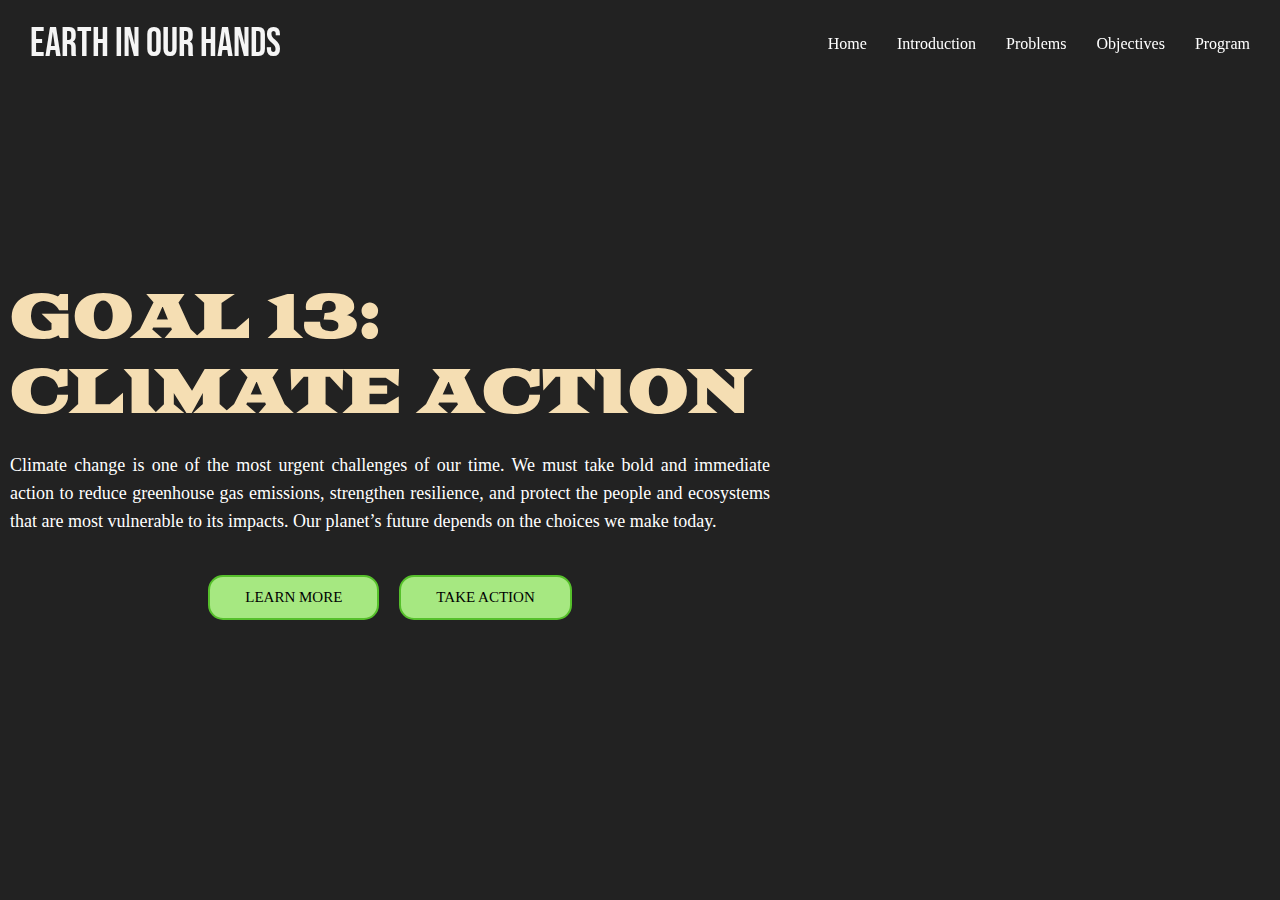
<file: index.html>
<!DOCTYPE html>
<html lang="en">
  <head>
    <meta charset="UTF-8" />
    <meta name="viewport" content="width=device-width, initial-scale=1.0" />
    <title>Earth in Our Hands</title>
    <link rel="preconnect" href="https://fonts.googleapis.com" />
    <link rel="preconnect" href="https://fonts.gstatic.com" crossorigin />
    <link
      href="https://fonts.googleapis.com/css2?family=Bebas+Neue&family=Goblin+One&family=Josefin+Sans:ital,wght@0,100..700;1,100..700&family=Miniver&family=Momo+Trust+Display&family=Noto+Sans+KR:wght@100&family=Permanent+Marker&family=Playfair+Display:ital,wght@0,400..900;1,400..900&family=Poppins:ital,wght@0,100;0,200;0,300;0,400;0,500;0,600;0,700;0,800;0,900;1,100;1,200;1,300;1,400;1,500;1,600;1,700;1,800;1,900&family=Red+Hat+Display:ital@0;1&family=Rubik+80s+Fade&display=swap"
      rel="stylesheet"
    />
    <link rel="stylesheet" href="style.css" />
  </head>
  <body>
    <!-- HEADER -->
    <section>
      <header id="navbar">
        <div class="container header-inner">
          <div class="logo">EARTH IN OUR HANDS</div>

          <!-- HAMBURGER -->
          <div class="hamburger" id="hamburger">
            <span></span>
            <span></span>
            <span></span>
          </div>

          <!-- NAVIGATION -->
          <nav id="nav-menu">
            <a href="#" class="active">Home</a>
            <a href="intro.html">Introduction</a>
            <a href="problems.html">Problems</a>
            <a href="objectives.html">Objectives</a>
            <a href="program.html">Program</a>
          </nav>
        </div>
      </header>
    </section>

    <section class="hero fade-in">
      <div class="overlay"></div>
      <div class="content">
        <h1>GOAL 13: CLIMATE ACTION</h1>
        <p>
        Climate change is one of the most urgent challenges of our time. We
          must take bold and immediate action to reduce greenhouse gas
          emissions, strengthen resilience, and protect the people and
          ecosystems that are most vulnerable to its impacts. Our planet’s
          future depends on the choices we make today.
        </p>

        <div class="buttons">
          <a href="intro.html" class="btn">LEARN MORE</a>
          <a href="#" class="btn btn-outline">TAKE ACTION</a>
        </div>
      </div>
    </section>
  </body>
</html>
</file>
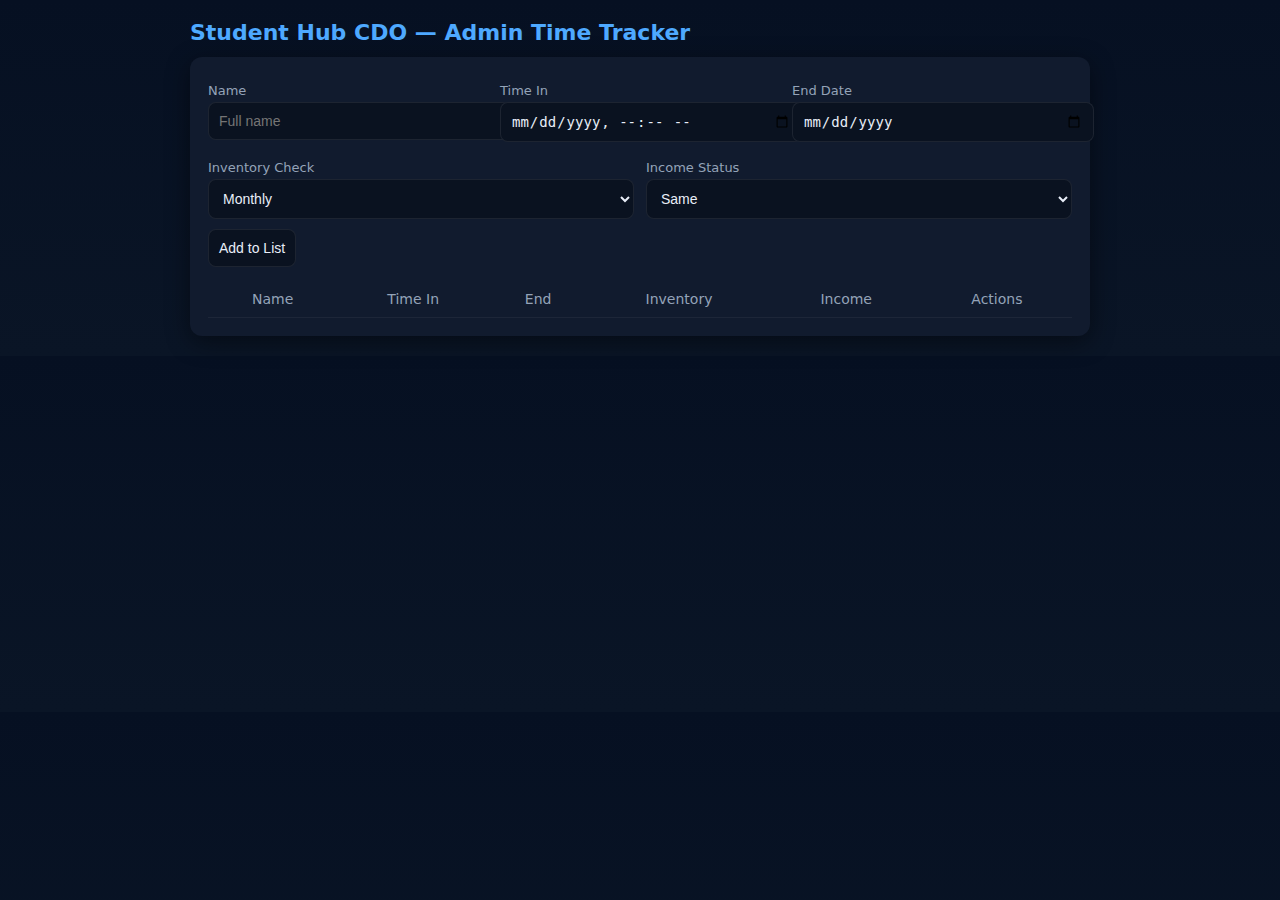
<file: dkhf/index.html>
<!DOCTYPE html>
<html lang="en">
  <head>
    <meta charset="utf-8" />
    <meta name="viewport" content="width=device-width,initial-scale=1" />
    <title>Student Hub CDO — Admin Tracker</title>
    <style>
      :root {
        --bg: #0e1625;
        --card: #111b2e;
        --accent: #4ea9ff;
        --success: #34d399;
        --danger: #ef4444;
        --muted: #94a3b8;
      }
      body {
        margin: 0;
        padding: 20px;
        font-family: Inter, system-ui;
        background: linear-gradient(180deg, #061022, #0a1526);
        color: #e8eef8;
      }
      h1 {
        font-size: 22px;
        margin: 0 0 12px;
        font-weight: 600;
        color: #4ea9ff;
      }
      .wrap {
        max-width: 900px;
        margin: auto;
      }
      .card {
        background: var(--card);
        padding: 18px;
        border-radius: 12px;
        box-shadow: 0 6px 24px rgba(0, 0, 0, 0.45);
      }
      label {
        display: block;
        font-size: 13px;
        color: var(--muted);
        margin-bottom: 4px;
        margin-top: 8px;
      }
      input,
      select,
      button {
        padding: 10px;
        border-radius: 8px;
        border: 1px solid rgba(255, 255, 255, 0.08);
        background: #0a1220;
        color: #e8eef8;
        width: 100%;
        font-size: 14px;
      }
      button {
        cursor: pointer;
        width: auto;
      }
      .row {
        display: flex;
        gap: 12px;
        flex-wrap: wrap;
        margin-bottom: 10px;
      }
      .col {
        flex: 1;
        min-width: 200px;
      }
      table {
        width: 100%;
        border-collapse: collapse;
        margin-top: 14px;
      }
      th,
      td {
        padding: 10px;
        border-bottom: 1px solid rgba(255, 255, 255, 0.05);
        font-size: 14px;
      }
      th {
        color: var(--muted);
        font-weight: 500;
      }
      .btn-small {
        padding: 6px 10px;
        font-size: 12px;
      }
      .btn-danger {
        background: var(--danger);
      }
      .btn-accent {
        background: var(--accent);
      }
      .btn-edit {
        background: #f59e0b;
      }
    </style>
  </head>
  <body>
    <div class="wrap">
      <h1>Student Hub CDO — Admin Time Tracker</h1>
      <div class="card">
        <form id="trackerForm">
          <div class="row">
            <div class="col">
              <label>Name</label>
              <input id="name" placeholder="Full name" required />
            </div>
            <div class="col">
              <label>Time In</label>
              <input id="timeIn" type="datetime-local" required />
            </div>
            <div class="col">
              <label>End Date</label>
              <input id="endDate" type="date" required />
            </div>
          </div>

          <div class="row">
            <div class="col">
              <label>Inventory Check</label>
              <select id="inventory">
                <option value="monthly">Monthly</option>
                <option value="weekly">Weekly</option>
              </select>
            </div>
            <div class="col">
              <label>Income Status</label>
              <select id="income">
                <option value="same">Same</option>
                <option value="increased">Increased</option>
                <option value="decreased">Decreased</option>
              </select>
            </div>
          </div>

          <button type="submit">Add to List</button>
        </form>

        <table id="dataTable">
          <thead>
            <tr>
              <th>Name</th>
              <th>Time In</th>
              <th>End</th>
              <th>Inventory</th>
              <th>Income</th>
              <th>Actions</th>
            </tr>
          </thead>
          <tbody></tbody>
        </table>
      </div>
    </div>

    <script>
      let entries = [];
      let editingIndex = -1;

      function render() {
        const tbody = document.querySelector("#dataTable tbody");
        tbody.innerHTML = "";
        entries.forEach((e, i) => {
          const tr = document.createElement("tr");
          tr.innerHTML = `
      <td>${e.name}</td>
      <td>${new Date(e.timeIn).toLocaleString()}</td>
      <td>${e.endDate}</td>
      <td>${e.inventory}</td>
      <td>${e.income}</td>
      <td>
        <button class="btn-small btn-edit" onclick="editItem(${i})">Edit</button>
        <button class="btn-small btn-danger" onclick="deleteItem(${i})">Delete</button>
      </td>
    `;
          tbody.appendChild(tr);
        });
      }

      trackerForm.addEventListener("submit", (e) => {
        e.preventDefault();
        const name = document.getElementById("name").value;
        const timeIn = document.getElementById("timeIn").value;
        const endDate = document.getElementById("endDate").value;
        const inventory = document.getElementById("inventory").value;
        const income = document.getElementById("income").value;

        const data = { name, timeIn, endDate, inventory, income };

        if (editingIndex >= 0) {
          entries[editingIndex] = data;
          editingIndex = -1;
        } else {
          entries.push(data);
        }
        trackerForm.reset();
        render();
      });

      function deleteItem(i) {
        entries.splice(i, 1);
        render();
      }

      function editItem(i) {
        const e = entries[i];
        editingIndex = i;
        document.getElementById("name").value = e.name;
        document.getElementById("timeIn").value = e.timeIn;
        document.getElementById("endDate").value = e.endDate;
        document.getElementById("inventory").value = e.inventory;
        document.getElementById("income").value = e.income;
      }
    </script>
  </body>
</html>
</file>
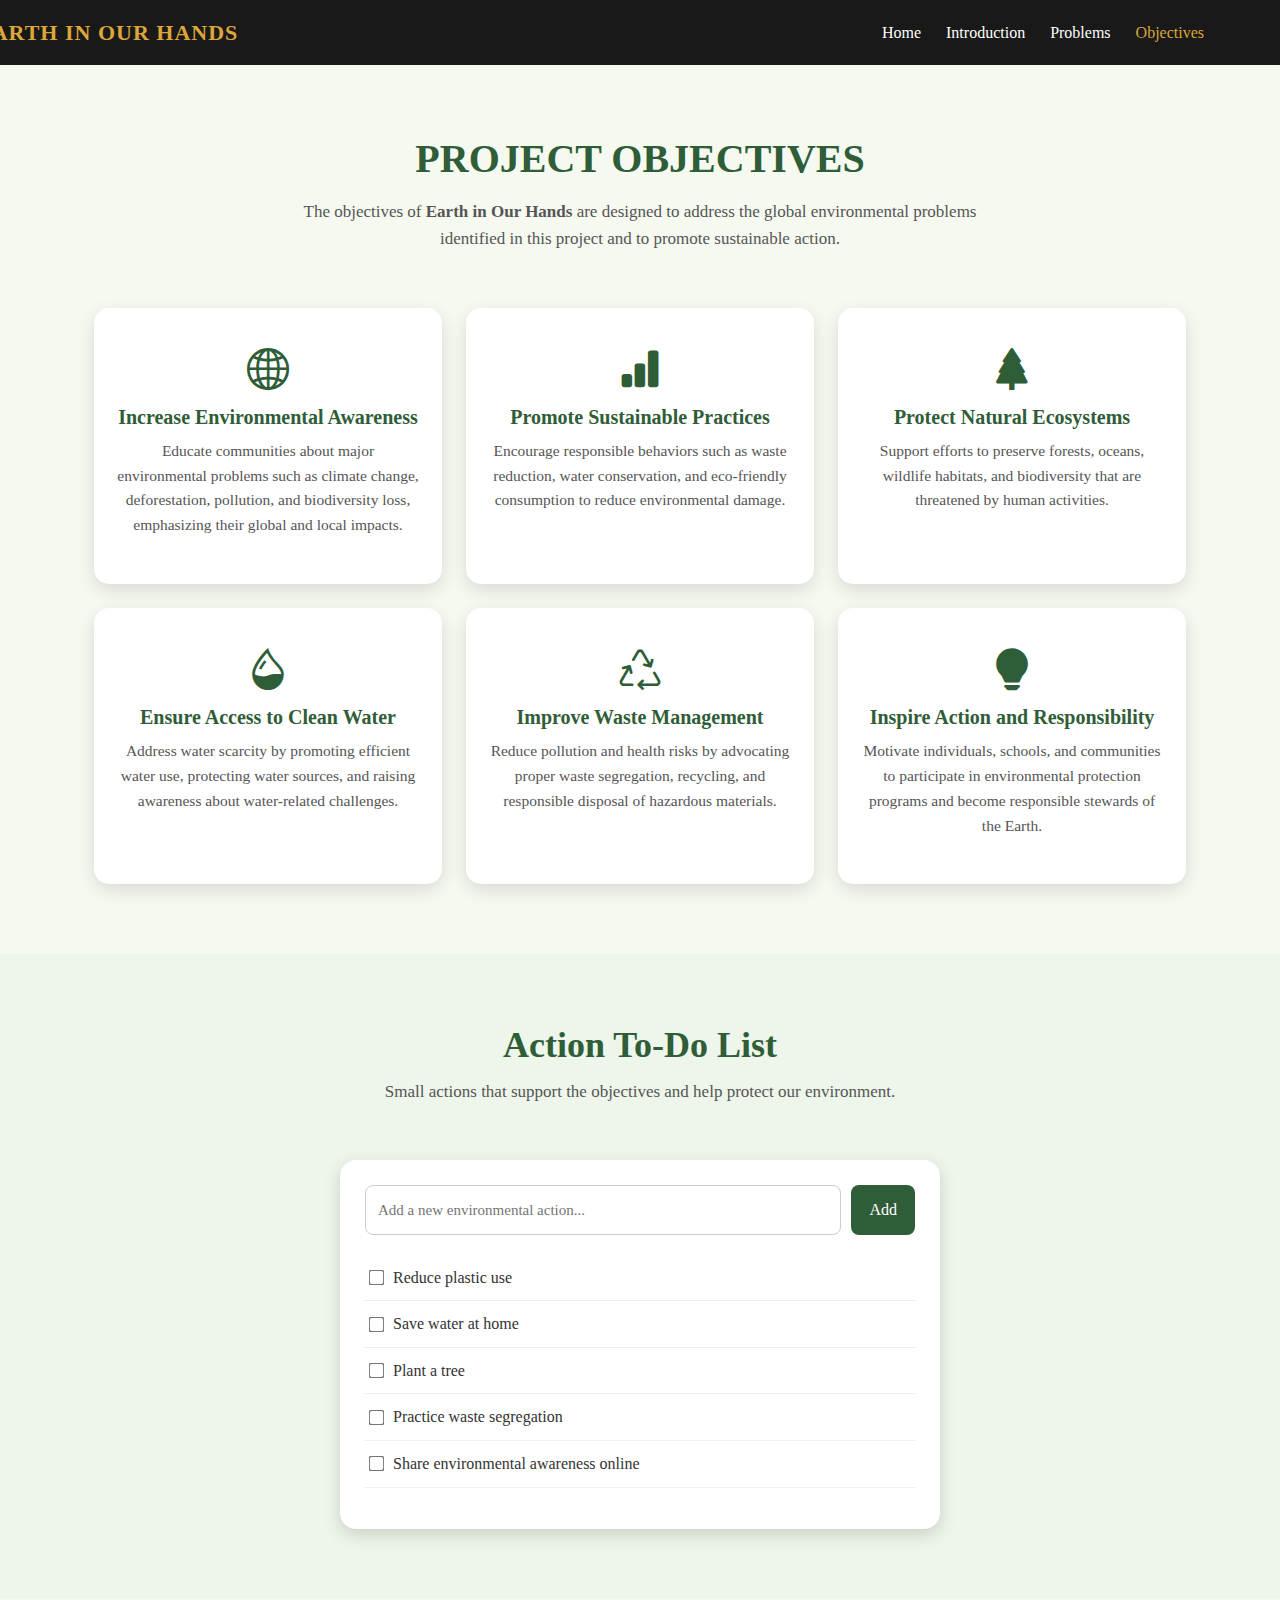
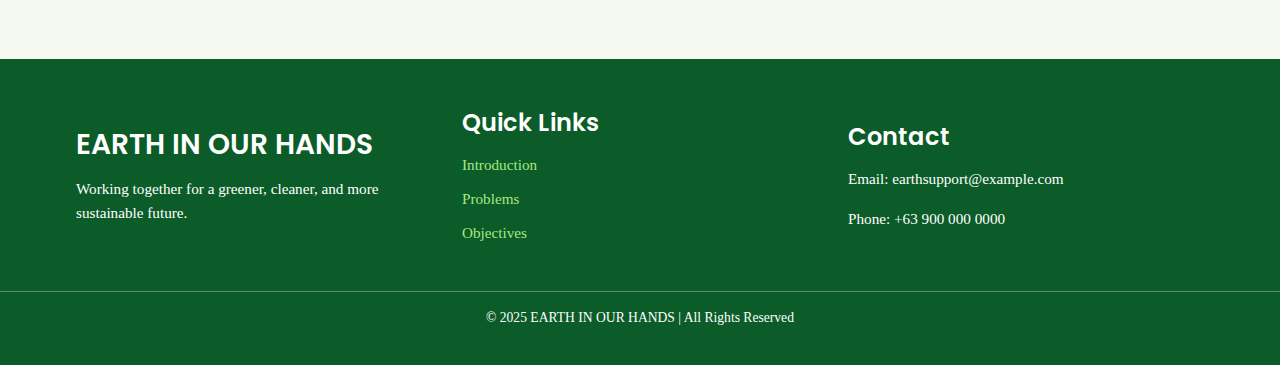
<file: objectives.html>
<!DOCTYPE html>
<html lang="en">
  <head>
    <meta charset="UTF-8" />
    <meta name="viewport" content="width=device-width, initial-scale=1.0" />
    <title>EARTH IN OUR HANDS – Objectives</title>

    <!-- GOOGLE FONTS -->
    <link rel="preconnect" href="https://fonts.googleapis.com" />
    <link rel="preconnect" href="https://fonts.gstatic.com" crossorigin />
    <link
      href="https://fonts.googleapis.com/css2?family=Poppins:wght@300;400;500;600;700&display=swap"
      rel="stylesheet"
    />

    <!-- BOOTSTRAP ICONS -->
    <link
      rel="stylesheet"
      href="https://cdn.jsdelivr.net/npm/bootstrap-icons@1.11.1/font/bootstrap-icons.css"
    />

    <!-- BOOTSTRAP -->
    <link
      href="https://cdn.jsdelivr.net/npm/bootstrap@5.3.3/dist/css/bootstrap.min.css"
      rel="stylesheet"
    />

    <!-- CUSTOM CSS -->
    <link rel="stylesheet" href="objectives.css" />
  </head>

  <body>
    <!-- HEADER -->
    <header id="navbar">
      <div class="container header-inner">
        <div class="logo">EARTH IN OUR HANDS</div>
        <nav id="nav-menu">
          <a href="index.html">Home</a>
          <a href="intro.html">Introduction</a>
          <a href="problem.html">Problems</a>
          <a href="objectives.html" class="active">Objectives</a>
        </nav>
      </div>
    </header>

    <!-- OBJECTIVES SECTION -->
    <section id="objectives-section">
      <h1>PROJECT OBJECTIVES</h1>
      <p class="section-desc">
        The objectives of <strong>Earth in Our Hands</strong> are designed to
        address the global environmental problems identified in this project and
        to promote sustainable action.
      </p>

      <div class="container">
        <div class="row g-4">
          <!-- OBJECTIVE 1 -->
          <div class="col-md-6 col-lg-4">
            <div class="objective-card">
              <i class="bi bi-globe2"></i>
              <h5>Increase Environmental Awareness</h5>
              <p>
                Educate communities about major environmental problems such as
                climate change, deforestation, pollution, and biodiversity loss,
                emphasizing their global and local impacts.
              </p>
            </div>
          </div>

          <!-- OBJECTIVE 2 -->
          <div class="col-md-6 col-lg-4">
            <div class="objective-card">
              <i class="bi bi-bar-chart-fill"></i>
              <h5>Promote Sustainable Practices</h5>
              <p>
                Encourage responsible behaviors such as waste reduction, water
                conservation, and eco-friendly consumption to reduce
                environmental damage.
              </p>
            </div>
          </div>

          <!-- OBJECTIVE 3 -->
          <div class="col-md-6 col-lg-4">
            <div class="objective-card">
              <i class="bi bi-tree-fill"></i>
              <h5>Protect Natural Ecosystems</h5>
              <p>
                Support efforts to preserve forests, oceans, wildlife habitats,
                and biodiversity that are threatened by human activities.
              </p>
            </div>
          </div>

          <!-- OBJECTIVE 4 -->
          <div class="col-md-6 col-lg-4">
            <div class="objective-card">
              <i class="bi bi-droplet-half"></i>
              <h5>Ensure Access to Clean Water</h5>
              <p>
                Address water scarcity by promoting efficient water use,
                protecting water sources, and raising awareness about
                water-related challenges.
              </p>
            </div>
          </div>

          <!-- OBJECTIVE 5 -->
          <div class="col-md-6 col-lg-4">
            <div class="objective-card">
              <i class="bi bi-recycle"></i>
              <h5>Improve Waste Management</h5>
              <p>
                Reduce pollution and health risks by advocating proper waste
                segregation, recycling, and responsible disposal of hazardous
                materials.
              </p>
            </div>
          </div>

          <!-- OBJECTIVE 6 -->
          <div class="col-md-6 col-lg-4">
            <div class="objective-card">
              <i class="bi bi-lightbulb-fill"></i>
              <h5>Inspire Action and Responsibility</h5>
              <p>
                Motivate individuals, schools, and communities to participate in
                environmental protection programs and become responsible
                stewards of the Earth.
              </p>
            </div>
          </div>
        </div>
      </div>
    </section>

    <!-- TODO LIST SECTION -->
    <section id="todo-section">
      <h2>Action To-Do List</h2>
      <p class="section-desc">
        Small actions that support the objectives and help protect our
        environment.
      </p>

      <div class="todo-container">
        <div class="todo-input">
          <input
            type="text"
            id="todoInput"
            placeholder="Add a new environmental action..."
          />
          <button onclick="addTodo()">Add</button>
        </div>

        <ul id="todoList">
          <li>
            <input type="checkbox" />
            Reduce plastic use
          </li>
          <li>
            <input type="checkbox" />
            Save water at home
          </li>
          <li>
            <input type="checkbox" />
            Plant a tree
          </li>
          <li>
            <input type="checkbox" />
            Practice waste segregation
          </li>
          <li>
            <input type="checkbox" />
            Share environmental awareness online
          </li>
        </ul>
      </div>
    </section>

    <!-- FOOTER -->
    <footer class="footer">
      <div class="container footer-content">
        <div class="footer-section">
          <h3>EARTH IN OUR HANDS</h3>
          <p>
            Working together for a greener, cleaner, and more sustainable
            future.
          </p>
        </div>

        <div class="footer-section">
          <h4>Quick Links</h4>
          <ul>
            <li><a href="intro.html">Introduction</a></li>
            <li><a href="problems.html">Problems</a></li>
            <li><a href="objectives.html">Objectives</a></li>
          </ul>
        </div>

        <div class="footer-section">
          <h4>Contact</h4>
          <p>Email: earthsupport@example.com</p>
          <p>Phone: +63 900 000 0000</p>
        </div>
      </div>

      <div class="footer-bottom">
        <p>© 2025 EARTH IN OUR HANDS | All Rights Reserved</p>
      </div>
    </footer>

    <script>
      function addTodo() {
        const input = document.getElementById("todoInput");
        const list = document.getElementById("todoList");

        if (input.value.trim() === "") return;

        const li = document.createElement("li");
        li.innerHTML = `<input type="checkbox" /> ${input.value}`;

        list.appendChild(li);
        input.value = "";
      }
    </script>

    <script src="https://cdn.jsdelivr.net/npm/bootstrap@5.3.3/dist/js/bootstrap.bundle.min.js"></script>
  </body>
</html>
</file>
<file: style.css>
* {
  margin: 0;
  padding: 0;
  box-sizing: border-box;
  font-family: "Times New Roman", Times, serif;
}

body {
  background: #565555;
}
:root {
    --goal13: #56C02B;          /* Main Climate Action Green */
    --goal13-dark: #2E7D1F;     /* Dark shade */
    --goal13-light: #A6E881;    /* Light eco green */
    --forest-green: #0B5C28;    /* Deep green accent */
    --sky-blue: #A8D5FF;        /* Nature sky tone */
    --earth-brown: #8A6E45;     /* Earth soil tone */
}

header {
  position: fixed;
  top: 0;
  width: 100%;
  padding: 25px 0;
  z-index: 1000;
  transition: 0.3s ease;
  background: transparent;
}
header.scrolled {
  background: rgba(0, 0, 0, 0.8);
  backdrop-filter: blur(4px);
}
.header-inner {
  display: flex;
  justify-content: space-between;
  align-items: center;
}
.logo {
  color: whitesmoke;
  font-size: 40px;
  margin-left: 30px;
  font-family: "Bebas Neue", sans-serif;
  margin-top: -5px;
}
.logo:hover {
  text-decoration: underline;
  color: #A8D5FF;
  cursor: pointer;
}

nav {
  display: flex;
  gap: 30px;
  align-items: center;
  margin-right: 30px;
}
nav a {
  color: white;
  text-decoration: none;
  font-weight: 500;
  padding-bottom: 5px;
  position: relative;
  white-space: nowrap;
}
nav a::after {
    content: "";
    position: absolute;
    left: 0;
    bottom: 0;
    width: 0%;
    height: 2px;
    background: var(--goal2);
    transition: 0.3s;
}

nav a:hover{
    color: wheat;
    text-decoration: underline;
}
.hamburger {
    display: none;
    width: 30px;
    cursor: pointer;
    flex-direction: column;
    gap: 5px;
}

.hamburger span {
    width: 100%;
    height: 3px;
    background: white;
    transition: 0.3s;
}

/* Active hamburger */
.hamburger.active span:nth-child(1) {
    transform: translateY(8px) rotate(45deg);
}

.hamburger.active span:nth-child(2) {
    opacity: 0;
}

.hamburger.active span:nth-child(3) {
    transform: translateY(-8px) rotate(-45deg);
}
#nav-menu {
    transition: 0.3s;
}

#nav-menu.open {
    right: 0;
}

.hero{
      width: 100%;
    height: 100vh;

    background: url("https://i.pinimg.com/736x/37/cf/dc/37cfdc143df4f3bc0eaac06b9caa77f5.jpg");
    background-size: cover;
    background-position: center;
    background-repeat: no-repeat;

    position: relative;
    display: flex;
    justify-content: center;
    align-items: center;
}
.fade-in {
    animation: fadeIn 1.4s ease;
}
@keyframes fadeIn {
    0% { opacity: 0; transform: translateY(20px); }
    100% { opacity: 1; transform: translateY(0); }
}
.overlay {
    position: absolute;
    top: 0;
    left: 0;
    width: 100%;
    height: 100%;
    background: rgba(0, 0, 0, 0.6);
}
.content{
    position: relative;
    color: white ;
   
    max-width: 800px;
    padding: 20px;
    z-index: 2;
    margin-left: -500px;
}
.content h1 {
    font-size: 60px;
    font-weight: bold;
    margin-bottom: 20px;
    font-family: "Goblin One", serif;
    color: wheat;
}
.content p {
    font-size: 18px;
    line-height: 28px;
    margin-bottom: 40px;
    text-align: justify;
}
.buttons {
    display: flex;
    justify-content: center;
    gap: 20px;
    flex-wrap: wrap;
}
.btn {
    padding: 12px 35px;
    border: 2px solid var(--goal13);
    border-radius: 15px;
    background: var(--goal13-light);
    color: rgb(0, 0, 0);
    font-size: 15px;
    text-decoration: none;
    transition: 0.3s ease;
}
</file>
<file: objectives.css>
* {
  margin: 0;
  padding: 0;
  box-sizing: border-box;
  font-family: "Times New Roman", Times, serif;
}

/* BODY */


:root {
  --goal13: #56c02b;
  --goal13-dark: #2e7d1f;
  --goal13-light: #a6e881;
  --forest-green: #0b5c28;
  --sky-blue: #a8d5ff;
  --earth-brown: #8a6e45;
  --gold: #dda63a;
}


body {
  background: #f5f9f0;
  color: #333;
  line-height: 1.6;
}
#navbar {
  width: 100%;
  background: rgba(0, 0, 0, 0.9);
  position: relative;
  top: 0;
  left: 0;
  z-index: 999;
  padding: 15px 0;
  box-shadow: 0 2px 10px rgba(255, 255, 255, 0.1);
}

.container {
  width: 90%;
  max-width: 1200px;
  margin: auto;
  display: flex;
  justify-content: space-between;
  align-items: center;
}

.logo {
  margin-left: -100px;
  color: var(--gold);
  font-size: 22px;
  font-weight: bold;
  letter-spacing: 1px;
}
.logo:hover {
  color: white;
  cursor: pointer;
}

#nav-menu {
  display: flex;
  gap: 25px;
}

#nav-menu a {
  color: #fff;
  text-decoration: none;
  font-size: 16px;
  transition: 0.3s;
}

#nav-menu a:hover,
#nav-menu .active {
  color: var(--gold);
}

.hamburger {
  display: none;
  flex-direction: column;
  gap: 5px;
  cursor: pointer;
}

.hamburger span {
  width: 28px;
  height: 3px;
  background: white;
}

/* ===============================
   OBJECTIVES SECTION
================================ */
#objectives-section {
  padding: 70px 20px;
  text-align: center;
}

#objectives-section h1 {
  font-size: 40px;
  font-weight: 700;
  color: #2f5d37;
  margin-bottom: 15px;
}

.section-desc {
  max-width: 720px;
  margin: 0 auto 55px;
  font-size: 17px;
  color: #555;
}

/* ===============================
   OBJECTIVE CARDS
================================ */
.objective-card {
  background: #ffffff;
  border-radius: 15px;
  padding: 30px 22px;
  height: 100%;
  box-shadow: 0px 6px 18px rgba(0, 0, 0, 0.12);
  transition: transform 0.25s ease, box-shadow 0.25s ease;
}

.objective-card:hover {
  transform: translateY(-6px);
  box-shadow: 0px 10px 28px rgba(0, 0, 0, 0.18);
}

.objective-card i {
  font-size: 42px;
  color: #2f5d37;
  margin-bottom: 15px;
}

.objective-card h5 {
  font-size: 20px;
  font-weight: 600;
  color: #2f5d37;
  margin-bottom: 10px;
}

.objective-card p {
  font-size: 15.5px;
  color: #555;
}

/* ===============================
   RESPONSIVE DESIGN
================================ */
@media (max-width: 768px) {
  #objectives-section h1 {
    font-size: 32px;
  }

  .objective-card {
    padding: 25px 18px;
  }

  #nav-menu {
    display: none;
  }
}
/* ===============================
   TODO LIST SECTION
================================ */
#todo-section {
  padding: 70px 20px;
  background: #eef5ea;
  text-align: center;
}

#todo-section h2 {
  font-size: 36px;
  font-weight: 700;
  color: #2f5d37;
  margin-bottom: 10px;
}

.todo-container {
  max-width: 600px;
  margin: 30px auto 0;
  background: #ffffff;
  padding: 25px;
  border-radius: 16px;
  box-shadow: 0px 6px 18px rgba(0, 0, 0, 0.15);
}

.todo-input {
  display: flex;
  gap: 10px;
  margin-bottom: 20px;
}

.todo-input input {
  flex: 1;
  padding: 12px;
  border-radius: 8px;
  border: 1px solid #ccc;
  font-size: 15px;
}

.todo-input button {
  padding: 12px 18px;
  border: none;
  border-radius: 8px;
  background: #2f5d37;
  color: #fff;
  font-weight: 500;
  cursor: pointer;
}

.todo-input button:hover {
  background: #3e7a4a;
}

#todoList {
  list-style: none;
  padding: 0;
  text-align: left;
}

#todoList li {
  padding: 10px 5px;
  font-size: 16px;
  display: flex;
  align-items: center;
  gap: 10px;
  border-bottom: 1px solid #eee;
}

#todoList li input[type="checkbox"] {
  transform: scale(1.2);
}
/* FOOTER */
.footer {
  background: #0b5c28; /* dark green */
  color: #fff;
  padding: 50px 0 20px;
  margin-top: 60px;
}

.footer-content {
  display: flex;
  flex-wrap: wrap;
  justify-content: space-between;
  gap: 30px;
}

.footer-section {
  flex: 1 1 250px;
}

.footer-section h3,
.footer-section h4 {
  font-family: "Poppins", sans-serif;
  margin-bottom: 15px;
  font-weight: 600;
}

.footer-section p,
.footer-section ul li a {
  font-size: 0.95rem;
}

.footer-section ul {
  list-style: none;
  padding: 0;
}

.footer-section ul li {
  margin-bottom: 8px;
}

.footer-section ul li a {
  text-decoration: none;
  color: #a6e881; 
  transition: 0.3s;
}

.footer-section ul li a:hover {
  color: #fff;
}

.footer-bottom {
  text-align: center;
  margin-top: 30px;
  padding-top: 15px;
  border-top: 1px solid rgba(255, 255, 255, 0.3);
  font-size: 0.85rem;
}
</file>
